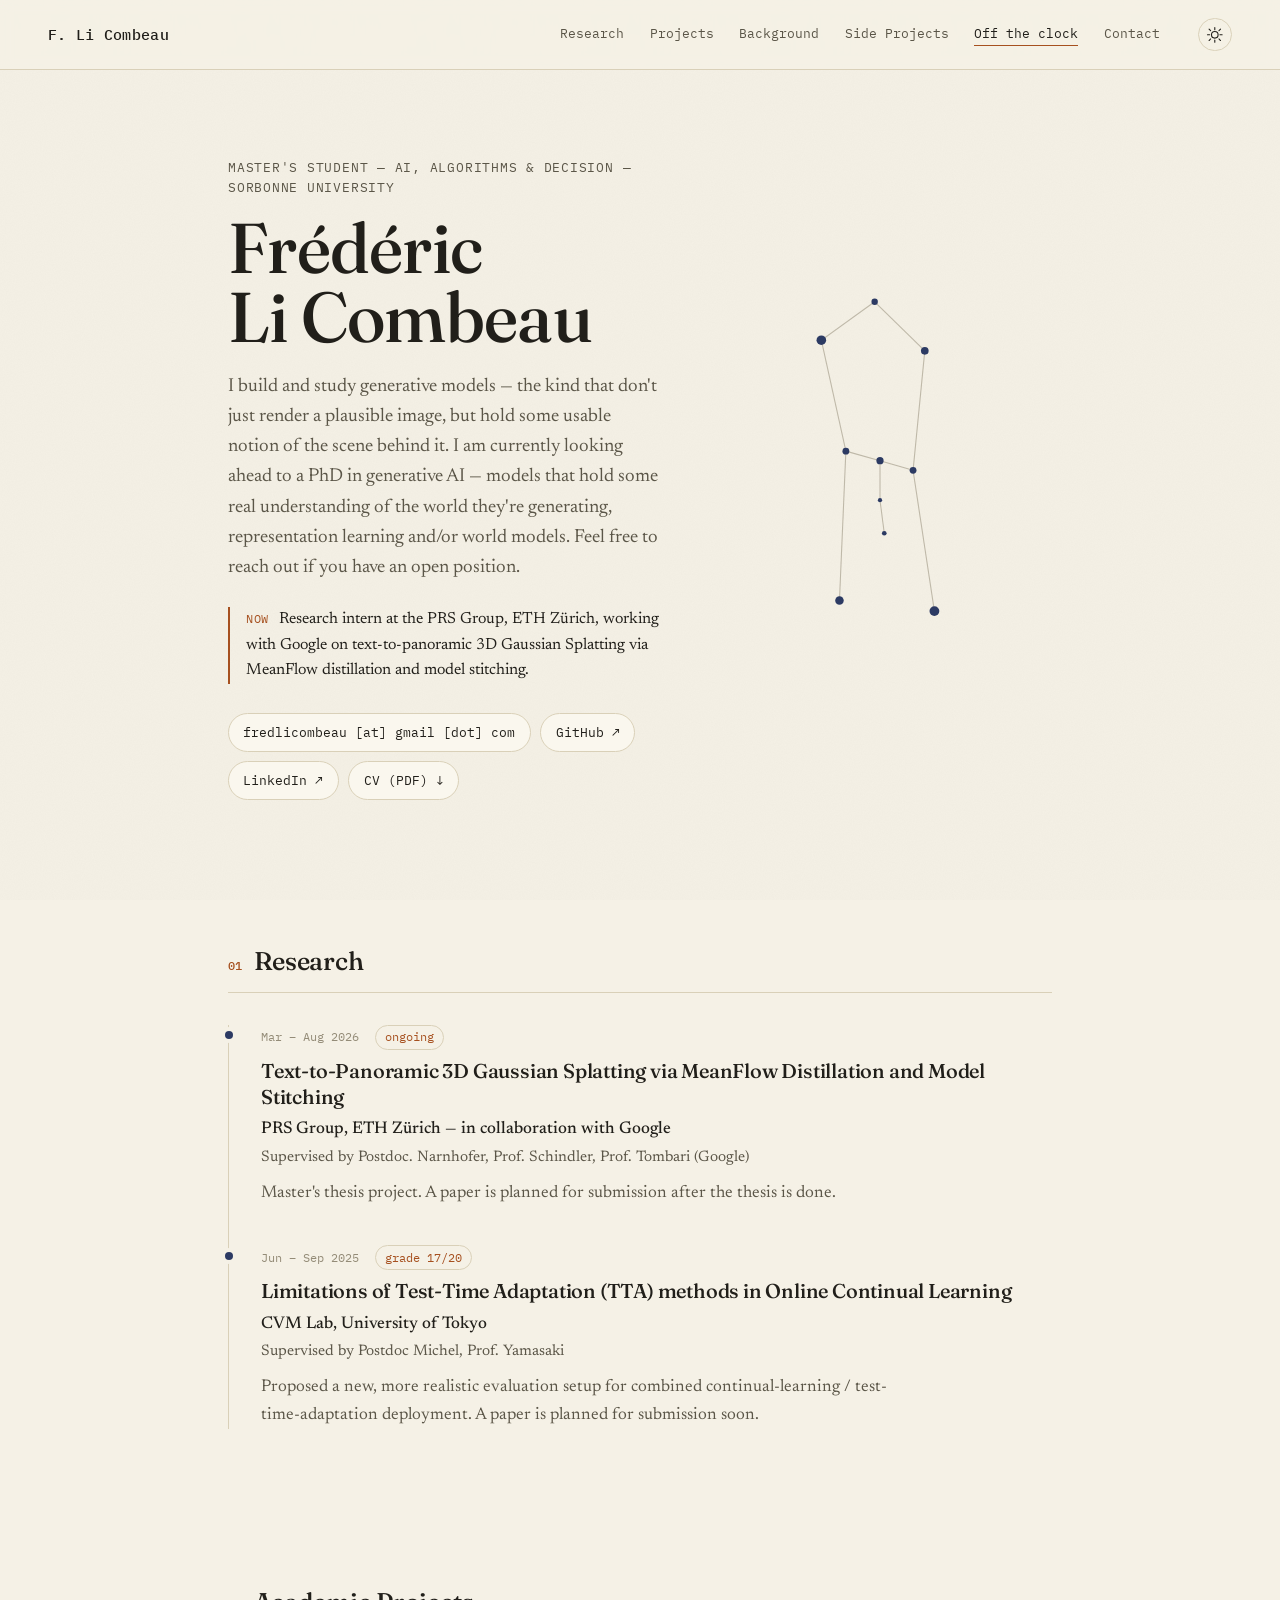
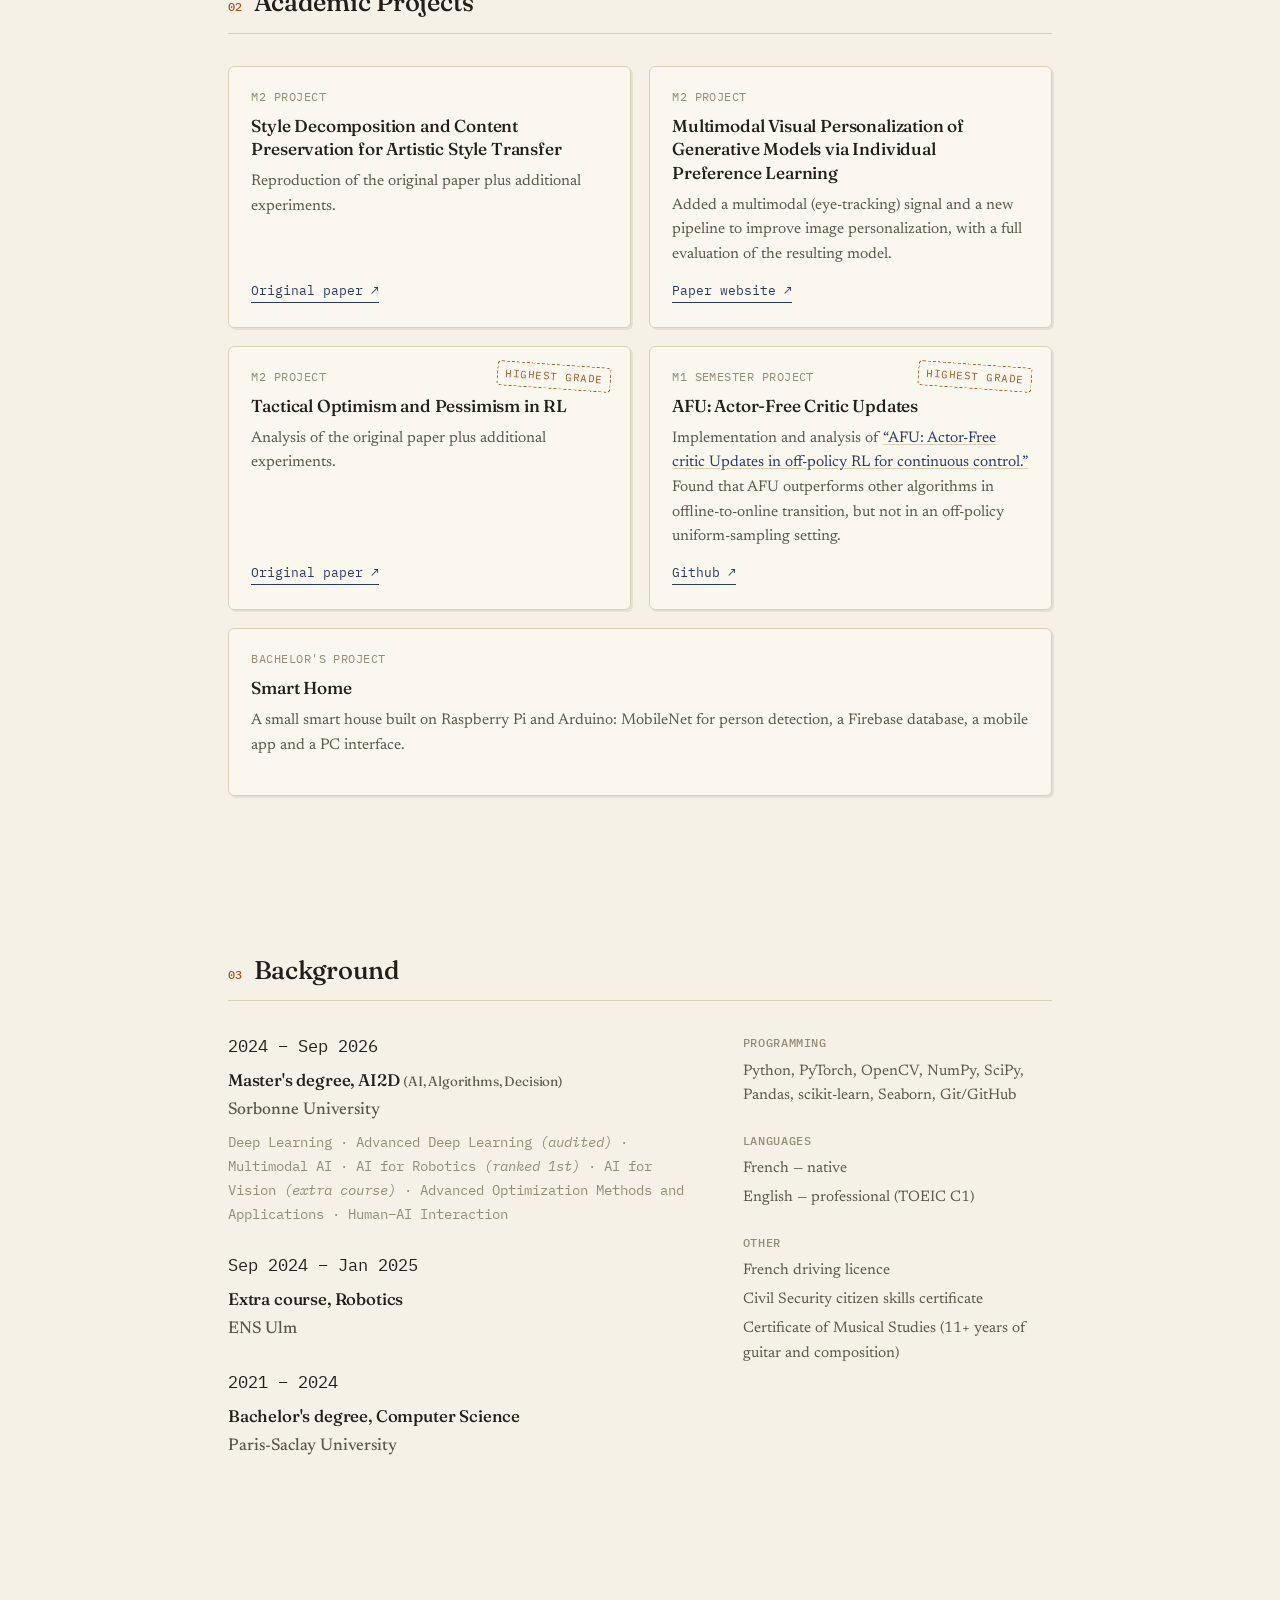
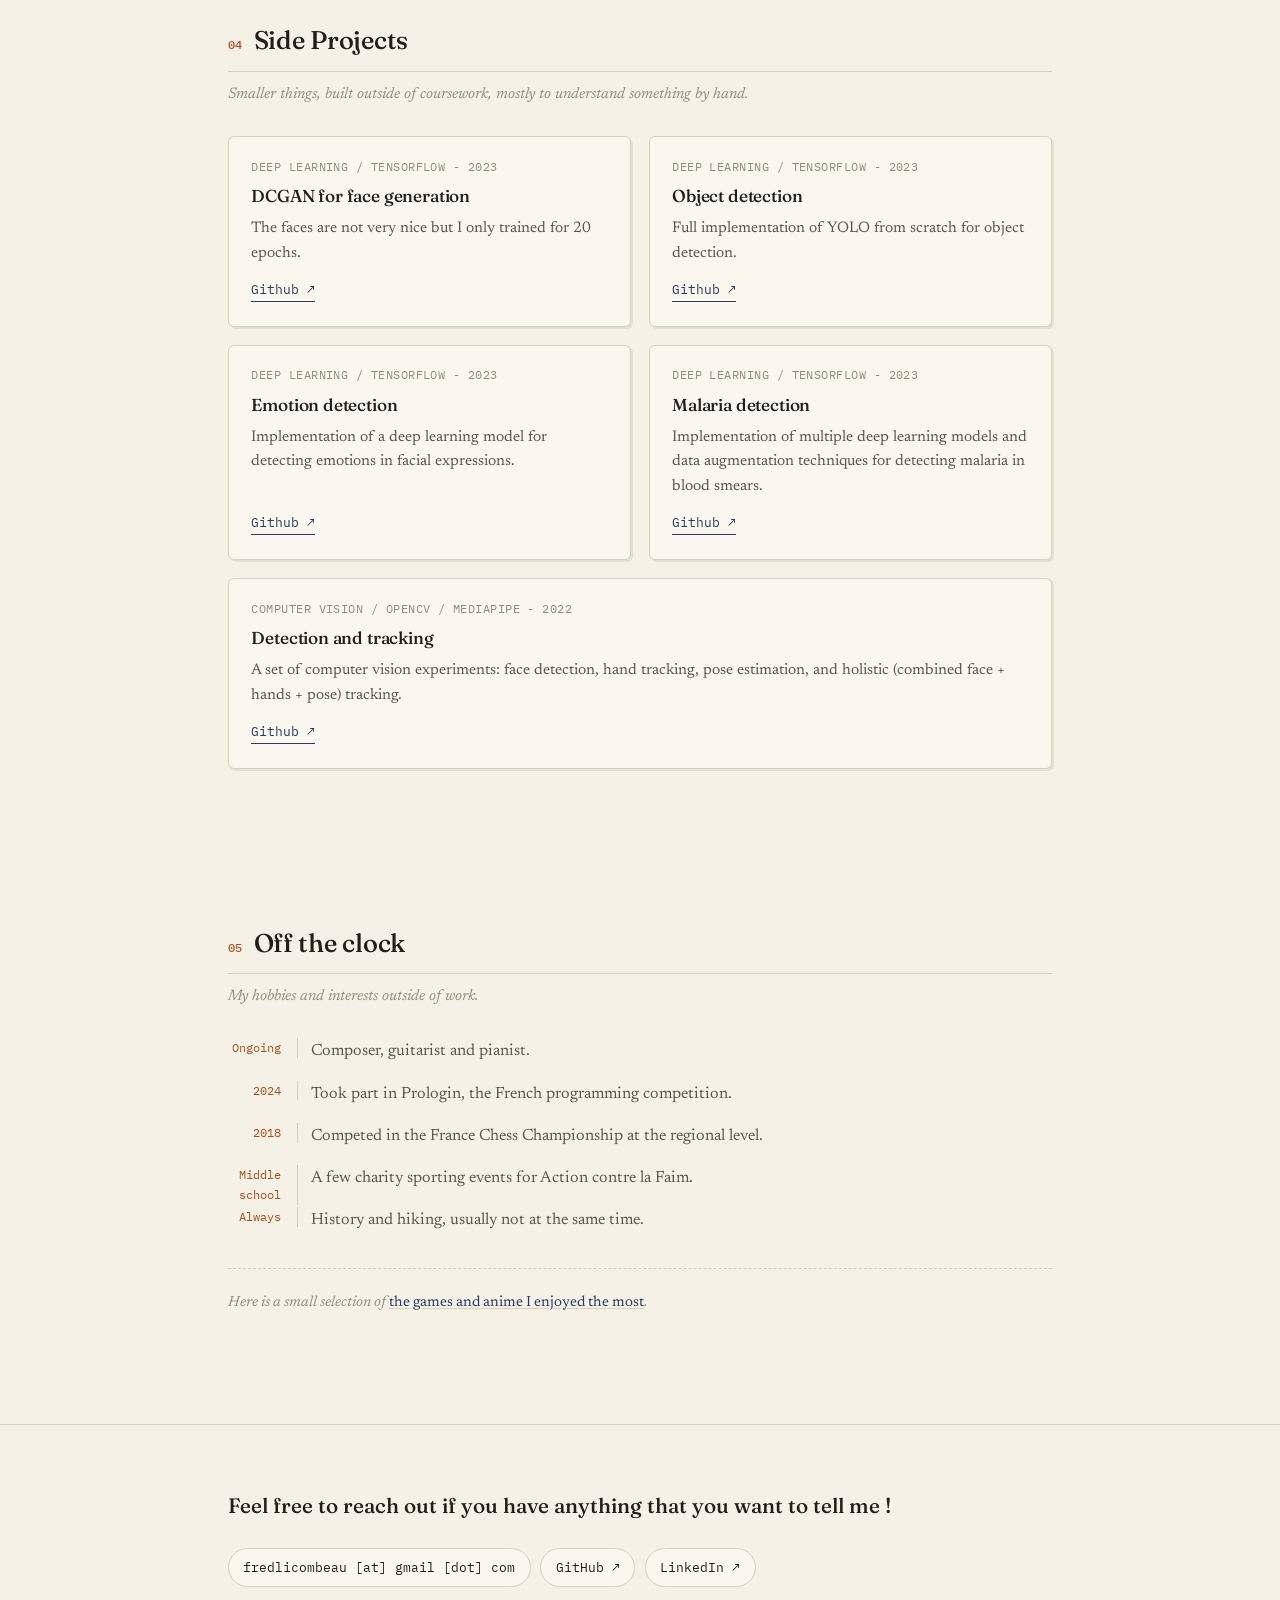
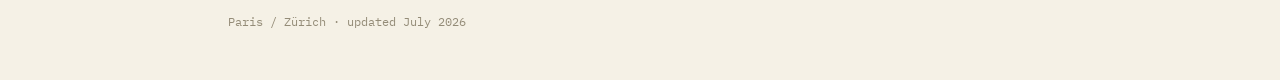
<file: index.html>
<!DOCTYPE html>
<html lang="en">
<head>
<meta charset="UTF-8">
<meta name="viewport" content="width=device-width, initial-scale=1.0">
<title>Frédéric Li Combeau — Generative AI Research</title>
<meta name="description" content="Frédéric Li Combeau — master's student in AI, Algorithms & Decision at Sorbonne University, researching generative models and 3D scene synthesis.">
<link rel="icon" href="assets/favicon.svg" type="image/svg+xml">
<link rel="preconnect" href="https://fonts.googleapis.com">
<link rel="preconnect" href="https://fonts.gstatic.com" crossorigin>
<link href="https://fonts.googleapis.com/css2?family=Fraunces:ital,opsz,wght@0,9..144,400;0,9..144,500;0,9..144,600;1,9..144,500&family=IBM+Plex+Mono:wght@400;500&family=Newsreader:ital,opsz,wght@0,6..72,400;0,6..72,500;1,6..72,400&display=swap" rel="stylesheet">
<link rel="stylesheet" href="css/style.css">
</head>
<body>

<div class="grain" aria-hidden="true"></div>

<header class="site-header">
  <a class="wordmark" href="#top">F. Li&nbsp;Combeau</a>
  <nav class="site-nav">
    <a href="#research" data-nav>Research</a>
    <a href="#projects" data-nav>Projects</a>
    <a href="#background" data-nav>Background</a>
    <a href="#personal-projects" data-nav>Side Projects</a>
    <a href="#off-the-clock" data-nav>Off the clock</a>
    <a href="#contact" data-nav>Contact</a>
  </nav>
  <button id="theme-toggle" type="button" aria-label="Switch between day and night mode">
    <svg viewBox="0 0 24 24" class="icon-day" aria-hidden="true"><circle cx="12" cy="12" r="4.5"/><path d="M12 2v3M12 19v3M4.2 4.2l2.1 2.1M17.7 17.7l2.1 2.1M2 12h3M19 12h3M4.2 19.8l2.1-2.1M17.7 6.3l2.1-2.1"/></svg>
    <svg viewBox="0 0 24 24" class="icon-night" aria-hidden="true"><path d="M20 14.5A8.5 8.5 0 1 1 9.5 4a6.8 6.8 0 0 0 10.5 10.5Z"/></svg>
  </button>
</header>

<main>

  <section class="hero" id="top">
    <div class="hero-text">
      <p class="eyebrow">Master's student — AI, Algorithms &amp; Decision — Sorbonne University</p>
      <h1>Frédéric<br>Li&nbsp;Combeau</h1>
      <p class="lede">I build and study generative models — the kind that don't just render a
        plausible image, but hold some usable notion of the scene behind it. I am currently looking ahead to a PhD in generative AI — models that hold some real
      understanding of the world they're generating, representation learning and/or world models. Feel free to reach out if you have an open position.</p>

      <p class="now">
        <span class="tag">Now</span>
        Research intern at the PRS Group, ETH Zürich,
        working with Google on text-to-panoramic 3D Gaussian Splatting via MeanFlow distillation
        and model stitching.
      </p>

      <div class="hero-links">
        <button class="pill" id="copy-email" type="button" data-email="fredlicombeau@gmail.com">
          <span class="pill-label">fredlicombeau [at] gmail [dot] com</span>
          <span class="pill-copied">Copied</span>
        </button>
        <a class="pill" href="https://github.com/Elta305/" target="_blank" rel="noopener">GitHub ↗</a>
        <a class="pill" href="https://www.linkedin.com/in/frederic-li-combeau" target="_blank" rel="noopener">LinkedIn ↗</a>
        <a class="pill" href="Frédéric_Li_Combeau_CV.pdf" target="_blank" rel="noopener">CV (PDF) ↓</a>
      </div>
    </div>

    <figure class="hero-figure" aria-hidden="false">
      <svg id="orion" viewBox="0 0 300 400" role="img" aria-label="The constellation Orion">
        <g class="lines">
          <line x1="95" y1="78" x2="145" y2="42"/>
          <line x1="145" y1="42" x2="192" y2="88"/>
          <line x1="95" y1="78" x2="118" y2="182"/>
          <line x1="192" y1="88" x2="181" y2="200"/>
          <line x1="118" y1="182" x2="150" y2="191"/>
          <line x1="150" y1="191" x2="181" y2="200"/>
          <line x1="150" y1="228" x2="154" y2="259"/>
          <line x1="150" y1="191" x2="150" y2="228"/>
          <line x1="118" y1="182" x2="112" y2="322"/>
          <line x1="181" y1="200" x2="201" y2="332"/>
        </g>
        <g class="stars">
          <circle cx="95" cy="78" r="4.5" data-name="Betelgeuse"/>
          <circle cx="145" cy="42" r="3" data-name="Meissa"/>
          <circle cx="192" cy="88" r="3.6" data-name="Bellatrix"/>
          <circle cx="118" cy="182" r="3.2" data-name="Mintaka"/>
          <circle cx="150" cy="191" r="3.4" data-name="Alnilam"/>
          <circle cx="181" cy="200" r="3.2" data-name="Alnitak"/>
          <circle cx="150" cy="228" r="2" data-name="Sword"/>
          <circle cx="154" cy="259" r="2.2" data-name="M42"/>
          <circle cx="112" cy="322" r="4" data-name="Saiph"/>
          <circle cx="201" cy="332" r="4.6" data-name="Rigel"/>
        </g>
      </svg>
      <figcaption id="star-label">&nbsp;</figcaption>
    </figure>
  </section>

  <section id="research">
    <h2><span class="num">01</span>Research</h2>

    <ol class="timeline">
      <li class="entry">
        <div class="entry-meta">
          <span class="entry-date">Mar – Aug 2026</span>
          <span class="entry-status">ongoing</span>
        </div>
        <h3>Text-to-Panoramic 3D Gaussian Splatting via MeanFlow Distillation and Model Stitching</h3>
        <p class="entry-place">PRS Group, ETH Zürich — in collaboration with Google</p>
        <p class="entry-people">Supervised by Postdoc. Narnhofer, Prof. Schindler, Prof. Tombari (Google)</p>
        <p class="entry-desc">Master's thesis project. A paper is planned for submission after the thesis is done.</p>
      </li>
      <li class="entry">
        <div class="entry-meta">
          <span class="entry-date">Jun – Sep 2025</span>
          <span class="entry-status">grade 17/20</span>
        </div>
        <h3>Limitations of Test-Time Adaptation (TTA) methods in Online Continual Learning</h3>
        <p class="entry-place">CVM Lab, University of Tokyo</p>
        <p class="entry-people">Supervised by Postdoc Michel, Prof. Yamasaki</p>
        <p class="entry-desc">Proposed a new, more realistic evaluation setup for combined continual-learning /
          test-time-adaptation deployment. A paper is planned for submission soon.</p>
      </li>
    </ol>
  </section>

  <section id="projects">
    <h2><span class="num">02</span>Academic Projects</h2>

    <ul class="project-grid">
      <li class="project">
        <span class="project-tag">M2 project</span>
        <h3>Style Decomposition and Content Preservation for Artistic Style Transfer</h3>
        <p>Reproduction of the original paper plus additional experiments.</p>
        <a href="https://openreview.net/forum?id=kTMrlXV1my" target="_blank" rel="noopener">Original paper ↗</a>
      </li>
      <li class="project">
        <span class="project-tag">M2 project</span>
        <h3>Multimodal Visual Personalization of Generative Models via Individual Preference Learning</h3>
        <p>Added a multimodal (eye-tracking) signal and a new pipeline to improve image personalization,
          with a full evaluation of the resulting model.</p>
        <a href="https://viper.epfl.ch/" target="_blank" rel="noopener">Paper website ↗</a>
      </li>
      <li class="project">
        <span class="project-tag">M2 project</span>
        <span class="stamp">highest grade</span>
        <h3>Tactical Optimism and Pessimism in RL</h3>
        <p>Analysis of the original paper plus additional experiments.</p>
        <a href="https://arxiv.org/abs/2102.03765" target="_blank" rel="noopener">Original paper ↗</a>
      </li>
      <li class="project">
        <span class="project-tag">M1 semester project</span>
        <span class="stamp">highest grade</span>
        <h3>AFU: Actor-Free Critic Updates</h3>
        <p>Implementation and analysis of <a href="https://arxiv.org/abs/2404.16159" target="_blank" rel="noopener">“AFU: Actor-Free
          critic Updates in off-policy RL for continuous control.”</a> Found that AFU outperforms other
          algorithms in offline-to-online transition, but not in an off-policy uniform-sampling setting.</p>
        <a href="https://github.com/paulchambaz/afu-study" target="_blank" rel="noopener">Github ↗</a>
      </li>
      <li class="project">
        <span class="project-tag">Bachelor's project</span>
        <h3>Smart Home</h3>
        <p>A small smart house built on Raspberry Pi and Arduino: MobileNet for person detection,
          a Firebase database, a mobile app and a PC interface.</p>
      </li>
    </ul>
  </section>

  <section id="background">
    <h2><span class="num">03</span>Background</h2>

    <div class="background-grid">
      <div class="education">
        <div class="edu-entry">
          <span class="entry-date">2024 – Sep 2026</span>
          <h3>Master's degree, AI2D <span class="subtle">(AI, Algorithms, Decision)</span></h3>
          <p class="entry-place">Sorbonne University</p>
          <p class="course-list">Deep Learning · Advanced Deep Learning <em>(audited)</em> · Multimodal AI ·
            AI for Robotics <em>(ranked 1st)</em> · AI for Vision <em>(extra course)</em> ·
            Advanced Optimization Methods and Applications · Human–AI Interaction</p>
        </div>
        <div class="edu-entry">
          <span class="entry-date">Sep 2024 – Jan 2025</span>
          <h3>Extra course, Robotics</h3>
          <p class="entry-place">ENS Ulm</p>
        </div>
        <div class="edu-entry">
          <span class="entry-date">2021 – 2024</span>
          <h3>Bachelor's degree, Computer Science</h3>
          <p class="entry-place">Paris-Saclay University</p>
        </div>
      </div>

      <div class="skills">
        <div class="skill-group">
          <h4>Programming</h4>
          <p>Python, PyTorch, OpenCV, NumPy, SciPy, Pandas, scikit-learn, Seaborn, Git/GitHub</p>
        </div>
        <div class="skill-group">
          <h4>Languages</h4>
          <ul class="skill-list">
            <li>French — native</li>
            <li>English — professional (TOEIC C1)</li>
          </ul>
        </div>
        <div class="skill-group">
          <h4>Other</h4>
          <ul class="skill-list">
            <li>French driving licence</li>
            <li>Civil Security citizen skills certificate</li>
            <li>Certificate of Musical Studies (11+ years of guitar and composition)</li>
          </ul>
        </div>
      </div>
    </div>
  </section>

  <section id="personal-projects">
    <h2><span class="num">04</span>Side Projects</h2>
    <p class="section-note">Smaller things, built outside of coursework, mostly to understand something by hand.</p>

    <ul class="project-grid">
      <li class="project">
        <span class="project-tag">Deep Learning / TensorFlow - 2023</span>
        <h3>DCGAN for face generation</h3>
        <p>The faces are not very nice but I only trained for 20 epochs.</p>
        <a href="https://github.com/Elta305/Data-Science-IA/tree/main/DCGAN%20%2B%20Images%20g%C3%A9n%C3%A9r%C3%A9es%2020%20EPOCHS" target="_blank" rel="noopener">Github ↗</a>
      </li>
      <li class="project">
        <span class="project-tag">Deep Learning / TensorFlow - 2023</span>
        <h3>Object detection</h3>
        <p>Full implementation of YOLO from scratch for object detection.</p>
        <a href="https://github.com/Elta305/Data-Science-IA" target="_blank" rel="noopener">Github ↗</a>
      </li>
      <li class="project">
        <span class="project-tag">Deep Learning / TensorFlow - 2023</span>
        <h3>Emotion detection</h3>
        <p>Implementation of a deep learning model for detecting emotions in facial expressions.</p>
        <a href="https://github.com/Elta305/Data-Science-IA" target="_blank" rel="noopener">Github ↗</a>
      </li>
      <li class="project">
        <span class="project-tag">Deep Learning / TensorFlow - 2023</span>
        <h3>Malaria detection</h3>
        <p>Implementation of multiple deep learning models and data augmentation techniques for detecting malaria in blood smears.</p>
        <a href="https://github.com/Elta305/Data-Science-IA" target="_blank" rel="noopener">Github ↗</a>
      </li>
      <li class="project">
        <span class="project-tag">Computer Vision / OpenCV / MediaPipe - 2022</span>
        <h3>Detection and tracking</h3>
        <p>A set of computer vision experiments: face detection, hand tracking,
          pose estimation, and holistic (combined face + hands + pose) tracking.</p>
        <a href="https://github.com/Elta305/Computer-Vision" target="_blank" rel="noopener">Github ↗</a>
      </li>
    </ul>
  </section>

  <section id="off-the-clock">
    <h2><span class="num">05</span>Off the clock</h2>
    <p class="section-note">My hobbies and interests outside of work.</p>

    <ul class="marginalia">
      <li><span class="m-year">Ongoing</span> Composer, guitarist and pianist.</li>
      <li><span class="m-year">2024</span> Took part in Prologin, the French programming competition.</li>
      <li><span class="m-year">2018</span> Competed in the France Chess Championship at the regional level.</li>
      <li><span class="m-year">Middle school</span> A few charity sporting events for Action contre la Faim.</li>
      <li><span class="m-year">Always</span> History and hiking, usually not at the same time.</li>
    </ul>

    <p class="aside">Here is a small selection of <a href="playing.html">the games and anime I enjoyed the most</a>.</p>
  </section>

</main>

<footer id="contact">
  <div class="footer-inner">
    <p class="footer-lede">Feel free to reach out if you have anything that you want to tell me !</p>
    <div class="hero-links">
      <button class="pill" id="copy-email-2" type="button" data-email="fredlicombeau@gmail.com">
        <span class="pill-label">fredlicombeau [at] gmail [dot] com</span>
        <span class="pill-copied">Copied</span>
      </button>
      <a class="pill" href="https://github.com/Elta305/" target="_blank" rel="noopener">GitHub ↗</a>
      <a class="pill" href="https://www.linkedin.com/in/frederic-li-combeau" target="_blank" rel="noopener">LinkedIn ↗</a>
    </div>
    <p class="footer-meta">Paris / Zürich · updated July 2026</p>
  </div>
</footer>

<script src="js/main.js"></script>
</body>
</html>
</file>
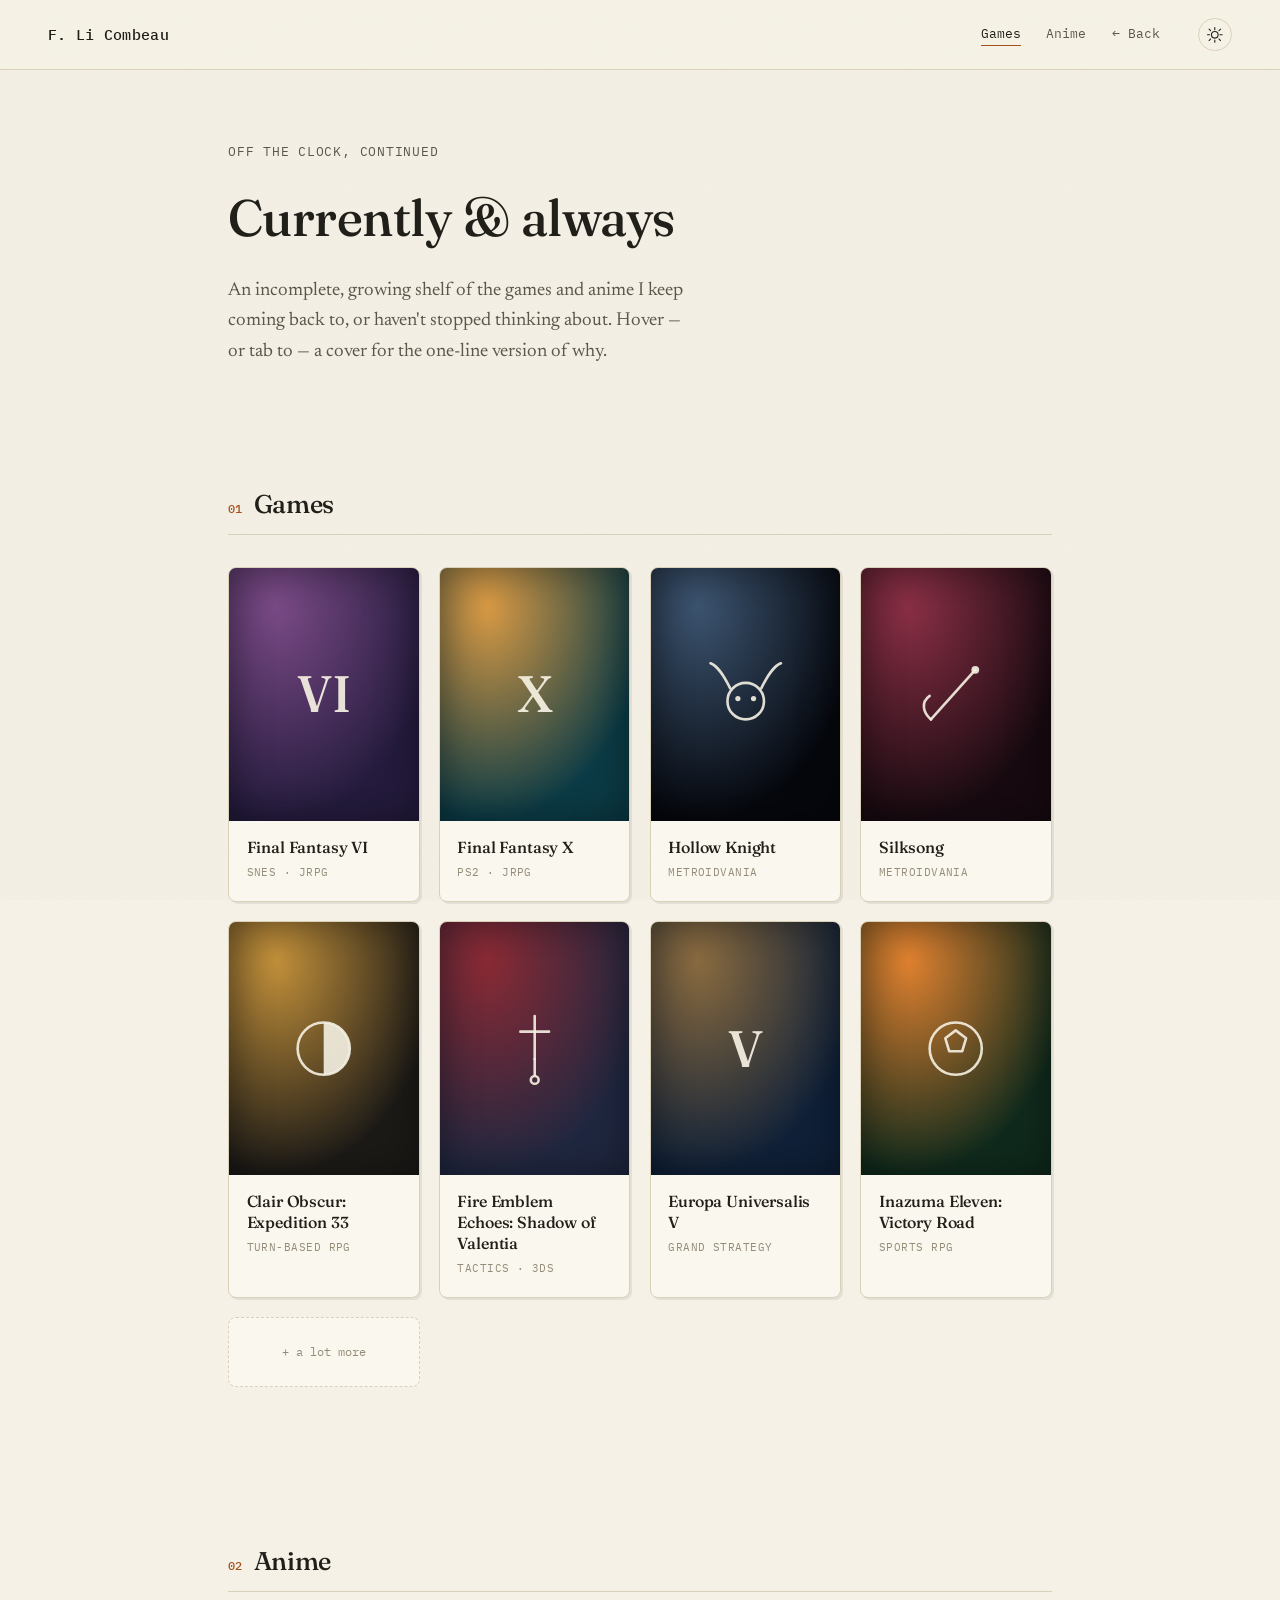
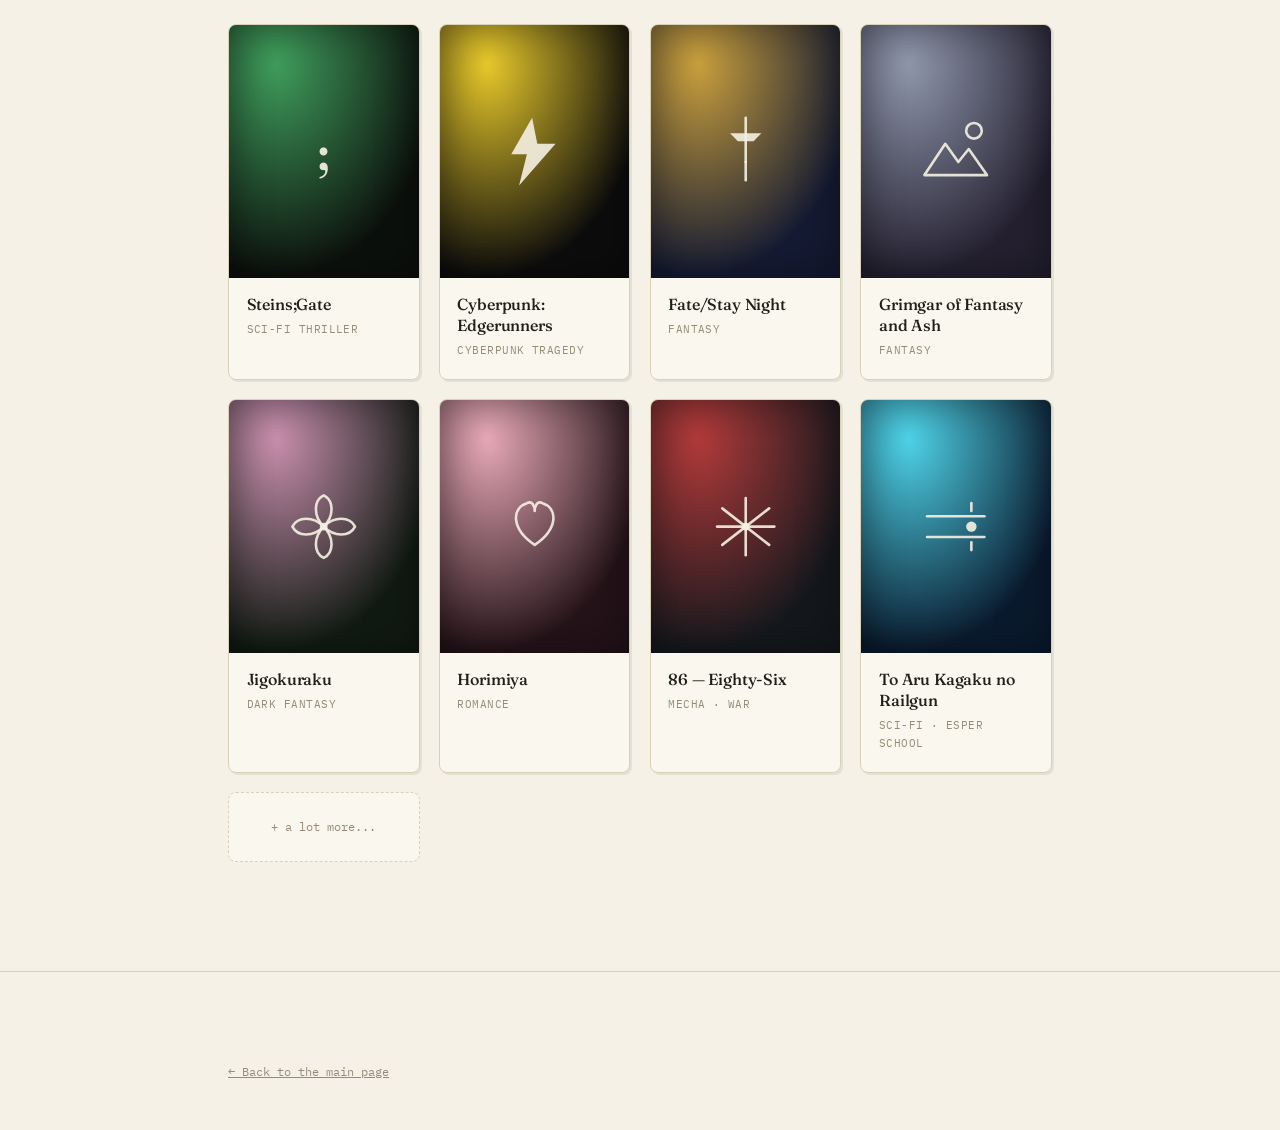
<file: playing.html>
<!DOCTYPE html>
<html lang="en">
<head>
<meta charset="UTF-8">
<meta name="viewport" content="width=device-width, initial-scale=1.0">
<title>Frédéric Li Combeau — Off the clock, continued</title>
<meta name="description" content="Games and anime Frédéric Li Combeau keeps coming back to.">
<link rel="icon" href="assets/favicon.svg" type="image/svg+xml">
<link rel="preconnect" href="https://fonts.googleapis.com">
<link rel="preconnect" href="https://fonts.gstatic.com" crossorigin>
<link href="https://fonts.googleapis.com/css2?family=Fraunces:ital,opsz,wght@0,9..144,400;0,9..144,500;0,9..144,600;1,9..144,500&family=IBM+Plex+Mono:wght@400;500&family=Newsreader:ital,opsz,wght@0,6..72,400;0,6..72,500;1,6..72,400&display=swap" rel="stylesheet">
<link rel="stylesheet" href="css/style.css">
<link rel="stylesheet" href="css/playing.css">
</head>
<body>

<div class="grain" aria-hidden="true"></div>

<header class="site-header">
  <a class="wordmark" href="index.html">F. Li&nbsp;Combeau</a>
  <nav class="site-nav">
    <a href="#games" data-nav>Games</a>
    <a href="#anime" data-nav>Anime</a>
    <a href="index.html">← Back</a>
  </nav>
  <button id="theme-toggle" type="button" aria-label="Switch between day and night mode">
    <svg viewBox="0 0 24 24" class="icon-day" aria-hidden="true"><circle cx="12" cy="12" r="4.5"/><path d="M12 2v3M12 19v3M4.2 4.2l2.1 2.1M17.7 17.7l2.1 2.1M2 12h3M19 12h3M4.2 19.8l2.1-2.1M17.7 6.3l2.1-2.1"/></svg>
    <svg viewBox="0 0 24 24" class="icon-night" aria-hidden="true"><path d="M20 14.5A8.5 8.5 0 1 1 9.5 4a6.8 6.8 0 0 0 10.5 10.5Z"/></svg>
  </button>
</header>

<main>

  <section class="playing-hero">
    <p class="eyebrow">Off the clock, continued</p>
    <h1>Currently &amp; always</h1>
    <p class="lede">An incomplete, growing shelf of the games and anime I keep coming back to,
      or haven't stopped thinking about. Hover — or tab to — a cover for the one-line version of why.</p>
  </section>

  <section id="games">
    <h2><span class="num">01</span>Games</h2>

    <ul class="media-grid">
      <li class="media-card" style="--c1:#241b3d; --c2:#7a4a86;" tabindex="0">
        <div class="media-cover"><span class="media-glyph">VI</span></div>
        <div class="media-info">
          <h3>Final Fantasy VI</h3>
          <p class="media-tag">SNES · JRPG</p>
          <p class="media-note">Terra's theme, the Opera scene and that one scene in the world of ruin are amongst the greatest scenes ever made in video games.</p>
        </div>
      </li>

      <li class="media-card" style="--c1:#0b3b46; --c2:#d99a44;" tabindex="0">
        <div class="media-cover"><span class="media-glyph">X</span></div>
        <div class="media-info">
          <h3>Final Fantasy X</h3>
          <p class="media-tag">PS2 · JRPG</p>
          <p class="media-note">A beautiful relationship between Tidus and Yuna, and a story that isn't afraid to sit with grief.</p>
        </div>
      </li>

      <li class="media-card" style="--c1:#05070d; --c2:#3c5470;" tabindex="0">
        <div class="media-cover">
          <svg class="media-icon" viewBox="0 0 64 64" aria-hidden="true">
            <circle cx="32" cy="37" r="14"/>
            <path d="M20 27 C 14 15, 10 10, 5 8"/>
            <path d="M44 27 C 50 15, 54 10, 59 8"/>
            <circle cx="26" cy="35" r="2" fill="currentColor" stroke="none"/>
            <circle cx="38" cy="35" r="2" fill="currentColor" stroke="none"/>
          </svg>
        </div>
        <div class="media-info">
          <h3>Hollow Knight</h3>
          <p class="media-tag">Metroidvania</p>
          <p class="media-note">"Through its pain we found a truth that must now be confessed, For nothing can contain such things but perfect emptiness."</p>
        </div>
      </li>

      <li class="media-card" style="--c1:#170a10; --c2:#8a2f45;" tabindex="0">
        <div class="media-cover">
          <svg class="media-icon" viewBox="0 0 64 64" aria-hidden="true">
            <line x1="13" y1="51" x2="47" y2="13"/>
            <circle cx="47" cy="13" r="3" fill="currentColor" stroke="none"/>
            <path d="M13 51 C 7 46, 5 38, 12 33"/>
          </svg>
        </div>
        <div class="media-info">
          <h3>Silksong</h3>
          <p class="media-tag">Metroidvania</p>
          <p class="media-note">Going deeper into the nest.</p>
        </div>
      </li>

      <li class="media-card" style="--c1:#1c1a17; --c2:#c2903a;" tabindex="0">
        <div class="media-cover">
          <svg class="media-icon" viewBox="0 0 64 64" aria-hidden="true">
            <circle cx="32" cy="32" r="20"/>
            <path d="M32 12 A20 20 0 0 1 32 52 Z" fill="currentColor" stroke="none"/>
          </svg>
        </div>
        <div class="media-info">
          <h3>Clair Obscur: Expedition 33</h3>
          <p class="media-tag">Turn-based RPG</p>
          <p class="media-note">Absolute cinema.</p>
        </div>
      </li>

      <li class="media-card" style="--c1:#1f2740; --c2:#8a2a34;" tabindex="0">
        <div class="media-cover">
          <svg class="media-icon" viewBox="0 0 64 64" aria-hidden="true">
            <line x1="32" y1="7" x2="32" y2="40"/>
            <line x1="21" y1="19" x2="43" y2="19"/>
            <line x1="32" y1="40" x2="32" y2="52"/>
            <circle cx="32" cy="56" r="3"/>
          </svg>
        </div>
        <div class="media-info">
          <h3>Fire Emblem Echoes: Shadow of Valentia</h3>
          <p class="media-tag">Tactics · 3DS</p>
          <p class="media-note">The best character designs in the series. Alm and Celica's
            relationship is beautiful.</p>
        </div>
      </li>

      <li class="media-card" style="--c1:#0f2038; --c2:#8a6b3f;" tabindex="0">
        <div class="media-cover"><span class="media-glyph">V</span></div>
        <div class="media-info">
          <h3>Europa Universalis V</h3>
          <p class="media-tag">Grand strategy</p>
          <p class="media-note">Pain is salvation.</p>
        </div>
      </li>

      <li class="media-card" style="--c1:#0f2a1c; --c2:#e0812f;" tabindex="0">
        <div class="media-cover">
          <svg class="media-icon" viewBox="0 0 64 64" aria-hidden="true">
            <circle cx="32" cy="32" r="20"/>
            <path d="M32 18 L40 24 L37 34 L27 34 L24 24 Z"/>
          </svg>
        </div>
        <div class="media-info">
          <h3>Inazuma Eleven: Victory Road</h3>
          <p class="media-tag">Sports RPG</p>
          <p class="media-note">Let's beat the soccer monster.</p>
        </div>
      </li>

      <li class="media-card media-card--more" tabindex="-1" aria-hidden="true">
        <div class="media-more">+ a lot more</div>
      </li>
    </ul>
  </section>

  <section id="anime">
    <h2><span class="num">02</span>Anime</h2>

    <ul class="media-grid">
      <li class="media-card" style="--c1:#0c100c; --c2:#3f9d5c;" tabindex="0">
        <div class="media-cover"><span class="media-glyph">;</span></div>
        <div class="media-info">
          <h3>Steins;Gate</h3>
          <p class="media-tag">Sci-fi thriller</p>
          <p class="media-note">Green melted bananas.</p>
        </div>
      </li>

      <li class="media-card" style="--c1:#0c0c0c; --c2:#e8c92b;" tabindex="0">
        <div class="media-cover">
          <svg class="media-icon" viewBox="0 0 64 64" aria-hidden="true">
            <path d="M30 6 L14 34 L26 34 L20 58 L48 26 L34 26 Z" fill="currentColor" stroke="none"/>
          </svg>
        </div>
        <div class="media-info">
          <h3>Cyberpunk: Edgerunners</h3>
          <p class="media-tag">Cyberpunk tragedy</p>
          <p class="media-note">Going through pain and suffering with this one, but one day we'll see them on the Moon.</p>
        </div>
      </li>

      <li class="media-card" style="--c1:#141a33; --c2:#caa03d;" tabindex="0">
        <div class="media-cover">
          <svg class="media-icon" viewBox="0 0 64 64" aria-hidden="true">
            <line x1="32" y1="6" x2="32" y2="40"/>
            <path d="M20 18 L44 18 L38 24 L26 24 Z" fill="currentColor" stroke="none"/>
            <line x1="32" y1="40" x2="32" y2="54"/>
          </svg>
        </div>
        <div class="media-info">
          <h3>Fate/Stay Night</h3>
          <p class="media-tag">Fantasy</p>
          <p class="media-note">Excalibur !!!</p>
        </div>
      </li>

      <li class="media-card" style="--c1:#242030; --c2:#8f97ac;" tabindex="0">
        <div class="media-cover">
          <svg class="media-icon" viewBox="0 0 64 64" aria-hidden="true">
            <circle cx="46" cy="16" r="6"/>
            <path d="M8 50 L24 26 L34 40 L42 30 L56 50 Z"/>
          </svg>
        </div>
        <div class="media-info">
          <h3>Grimgar of Fantasy and Ash</h3>
          <p class="media-tag">Fantasy</p>
          <p class="media-note">Beautiful animation and world-building, as well as amazing character development.</p>
        </div>
      </li>

      <li class="media-card" style="--c1:#101a12; --c2:#c98fae;" tabindex="0">
        <div class="media-cover">
          <svg class="media-icon" viewBox="0 0 64 64" aria-hidden="true">
            <circle cx="32" cy="32" r="3" fill="currentColor" stroke="none"/>
            <path d="M32 32 C 24 24, 24 12, 32 8 C 40 12, 40 24, 32 32 Z"/>
            <path d="M32 32 C 40 24, 52 24, 56 32 C 52 40, 40 40, 32 32 Z"/>
            <path d="M32 32 C 40 40, 40 52, 32 56 C 24 52, 24 40, 32 32 Z"/>
            <path d="M32 32 C 24 40, 12 40, 8 32 C 12 24, 24 24, 32 32 Z"/>
          </svg>
        </div>
        <div class="media-info">
          <h3>Jigokuraku</h3>
          <p class="media-tag">Dark fantasy</p>
          <p class="media-note">Gabimaru is on fire.</p>
        </div>
      </li>

      <li class="media-card" style="--c1:#241318; --c2:#e8a9b8;" tabindex="0">
        <div class="media-cover">
          <svg class="media-icon" viewBox="0 0 64 64" aria-hidden="true">
            <path d="M32 46 C 14 34, 14 18, 26 14 C 30 12, 32 16, 32 20 C 32 16, 34 12, 38 14 C 50 18, 50 34, 32 46 Z"/>
          </svg>
        </div>
        <div class="media-info">
          <h3>Horimiya</h3>
          <p class="media-tag">Romance</p>
          <p class="media-note">Feels nice.</p>
        </div>
      </li>

      <li class="media-card" style="--c1:#14181d; --c2:#b23a3a;" tabindex="0">
        <div class="media-cover">
          <svg class="media-icon" viewBox="0 0 64 64" aria-hidden="true">
            <circle cx="32" cy="32" r="3" fill="currentColor" stroke="none"/>
            <line x1="32" y1="32" x2="32" y2="10"/>
            <line x1="32" y1="32" x2="50" y2="18"/>
            <line x1="32" y1="32" x2="54" y2="32"/>
            <line x1="32" y1="32" x2="50" y2="46"/>
            <line x1="32" y1="32" x2="32" y2="54"/>
            <line x1="32" y1="32" x2="14" y2="46"/>
            <line x1="32" y1="32" x2="10" y2="32"/>
            <line x1="32" y1="32" x2="14" y2="18"/>
          </svg>
        </div>
        <div class="media-info">
          <h3>86 — Eighty-Six</h3>
          <p class="media-tag">Mecha · war</p>
          <p class="media-note">For Freedom.</p>
        </div>
      </li>

      <li class="media-card" style="--c1:#0a1a2e; --c2:#4fd3e8;" tabindex="0">
        <div class="media-cover">
          <svg class="media-icon" viewBox="0 0 64 64" aria-hidden="true">
            <line x1="10" y1="24" x2="54" y2="24"/>
            <line x1="10" y1="40" x2="54" y2="40"/>
            <line x1="44" y1="14" x2="44" y2="20"/>
            <line x1="44" y1="44" x2="44" y2="50"/>
            <circle cx="44" cy="32" r="4" fill="currentColor" stroke="none"/>
          </svg>
        </div>
        <div class="media-info">
          <h3>To Aru Kagaku no Railgun</h3>
          <p class="media-tag">Sci-fi · esper school</p>
          <p class="media-note">Never flip a coin at Misaka.</p>
        </div>
      </li>

      <li class="media-card media-card--more" tabindex="-1" aria-hidden="true">
        <div class="media-more">+ a lot more...</div>
      </li>
    </ul>
  </section>

</main>

<footer id="contact">
  <div class="footer-inner">
    <p class="footer-meta"><a href="index.html">← Back to the main page</a></p>
  </div>
</footer>

<script src="js/main.js"></script>
</body>
</html>
</file>
<file: css/style.css>
/* ---------------------------------------------------------------
   Frédéric Li Combeau — researcher site
   Two-ink print aesthetic (day) that turns into a starfield (night).
   --------------------------------------------------------------- */

:root{
  --bg: #f5f1e6;
  --bg-alt: #ece5d3;
  --ink: #211f1a;
  --ink-soft: #5b5648;
  --ink-faint: #948c78;
  --rule: #d9d0b8;
  --accent: #2c3a63;
  --accent-warm: #a6501f;
  --card-bg: #faf7ee;
  --shadow: rgba(33,31,26,0.08);

  --serif-display: "Fraunces", "Iowan Old Style", "Palatino Linotype", Georgia, serif;
  --serif-body: "Newsreader", Georgia, "Times New Roman", serif;
  --mono: "IBM Plex Mono", ui-monospace, "SFMono-Regular", Menlo, Consolas, monospace;

  --max: 920px;
  --gap: clamp(1.25rem, 3vw, 2.5rem);

  color-scheme: light;
}

html[data-theme="night"]{
  --bg: #0c1020;
  --bg-alt: #12172b;
  --ink: #e9e4d6;
  --ink-soft: #b3ad9c;
  --ink-faint: #6b6c85;
  --rule: #262c48;
  --accent: #8fa6ff;
  --accent-warm: #e8a978;
  --card-bg: #10142688;
  --shadow: rgba(0,0,0,0.35);
  color-scheme: dark;
}

*, *::before, *::after{ box-sizing: border-box; }

html{ scroll-behavior: smooth; }

body{
  margin: 0;
  background: var(--bg);
  color: var(--ink);
  font-family: var(--serif-body);
  font-size: 17px;
  line-height: 1.6;
  transition: background-color .5s ease, color .5s ease;
  overflow-x: hidden;
}

@media (prefers-reduced-motion: reduce){
  html{ scroll-behavior: auto; }
  *{ transition: none !important; animation: none !important; }
}

/* paper grain overlay */
.grain{
  position: fixed;
  inset: 0;
  z-index: 1;
  pointer-events: none;
  opacity: .5;
  mix-blend-mode: multiply;
  background-image: url("data:image/svg+xml;utf8,<svg xmlns='http://www.w3.org/2000/svg' width='180' height='180'><filter id='n'><feTurbulence type='fractalNoise' baseFrequency='0.9' numOctaves='2' stitchTiles='stitch'/><feColorMatrix type='matrix' values='0 0 0 0 0  0 0 0 0 0  0 0 0 0 0  0 0 0 0.035 0'/></filter><rect width='100%25' height='100%25' filter='url(%23n)'/></svg>");
}
html[data-theme="night"] .grain{ mix-blend-mode: screen; opacity: .35; }

a{ color: inherit; }

h1, h2, h3, h4{
  font-family: var(--serif-display);
  font-weight: 500;
  margin: 0;
  letter-spacing: -0.01em;
}

.subtle{ font-weight: 400; color: var(--ink-soft); font-size: .8em; }

/* ---------- header ---------- */
.site-header{
  position: sticky;
  top: 0;
  z-index: 20;
  display: flex;
  align-items: center;
  gap: var(--gap);
  padding: 1.1rem clamp(1.25rem, 5vw, 3rem);
  background: color-mix(in srgb, var(--bg) 86%, transparent);
  backdrop-filter: blur(6px);
  border-bottom: 1px solid var(--rule);
}

.wordmark{
  font-family: var(--mono);
  font-weight: 500;
  font-size: .95rem;
  text-decoration: none;
  letter-spacing: .02em;
  white-space: nowrap;
}

.site-nav{
  display: flex;
  gap: clamp(.85rem, 2vw, 1.6rem);
  margin-left: auto;
  font-family: var(--mono);
  font-size: .82rem;
  flex-wrap: wrap;
}

.site-nav a{
  text-decoration: none;
  color: var(--ink-soft);
  position: relative;
  padding-bottom: 2px;
}
.site-nav a::after{
  content: "";
  position: absolute;
  left: 0; right: 100%;
  bottom: 0;
  height: 1px;
  background: var(--accent-warm);
  transition: right .25s ease;
}
.site-nav a:hover::after,
.site-nav a.active::after{ right: 0; }
.site-nav a.active{ color: var(--ink); }

#theme-toggle{
  border: 1px solid var(--rule);
  background: transparent;
  color: var(--ink);
  border-radius: 999px;
  width: 2.1rem;
  height: 2.1rem;
  display: grid;
  place-items: center;
  cursor: pointer;
  flex: none;
}
#theme-toggle svg{ width: 1.1rem; height: 1.1rem; fill: none; stroke: currentColor; stroke-width: 1.5; stroke-linecap: round; }
#theme-toggle .icon-night{ display: none; }
html[data-theme="night"] #theme-toggle .icon-day{ display: none; }
html[data-theme="night"] #theme-toggle .icon-night{ display: block; fill: currentColor; stroke: none; }

/* ---------- layout helpers ---------- */
main, footer{
  position: relative;
  z-index: 2;
}

section{
  max-width: var(--max);
  margin: 0 auto;
  padding: clamp(2.5rem, 6vw, 5rem) clamp(1.25rem, 5vw, 3rem);
}

section > h2{
  font-size: clamp(1.4rem, 2vw, 1.7rem);
  display: flex;
  align-items: baseline;
  gap: .75rem;
  margin-bottom: 2rem;
  padding-bottom: .6rem;
  border-bottom: 1px solid var(--rule);
}

.num{
  font-family: var(--mono);
  font-size: .75rem;
  color: var(--accent-warm);
  font-weight: 500;
}

.section-note{
  margin-top: -1.3rem;
  margin-bottom: 1.8rem;
  color: var(--ink-faint);
  font-style: italic;
  font-size: .95rem;
}

/* ---------- hero ---------- */
.hero{
  max-width: var(--max);
  margin: 0 auto;
  padding: clamp(2.5rem, 8vw, 5.5rem) clamp(1.25rem, 5vw, 3rem) clamp(2rem, 6vw, 4rem);
  display: grid;
  grid-template-columns: 1.25fr 1fr;
  gap: clamp(2rem, 5vw, 3rem);
  align-items: center;
}

.eyebrow{
  font-family: var(--mono);
  font-size: .8rem;
  text-transform: uppercase;
  letter-spacing: .06em;
  color: var(--ink-soft);
  margin: 0 0 .9rem;
}

.hero h1{
  font-size: clamp(2.6rem, 7vw, 4.4rem);
  line-height: .98;
  margin-bottom: 1.3rem;
}

.lede{
  font-size: 1.18rem;
  max-width: 46ch;
  color: var(--ink-soft);
  margin: 0 0 1.5rem;
}

.now{
  font-family: var(--serif-body);
  font-size: 1rem;
  max-width: 52ch;
  margin: 0 0 1.8rem;
  padding-left: 1rem;
  border-left: 2px solid var(--accent-warm);
  color: var(--ink);
}

.tag{
  font-family: var(--mono);
  font-size: .72rem;
  text-transform: uppercase;
  letter-spacing: .06em;
  color: var(--accent-warm);
  margin-right: .5em;
}

.hero-links{
  display: flex;
  flex-wrap: wrap;
  gap: .6rem;
}

.pill{
  font-family: var(--mono);
  font-size: .82rem;
  border: 1px solid var(--rule);
  background: var(--card-bg);
  color: var(--ink);
  padding: .5rem .9rem;
  border-radius: 999px;
  text-decoration: none;
  cursor: pointer;
  transition: border-color .2s ease, transform .2s ease;
  position: relative;
}
.pill:hover{ border-color: var(--accent-warm); transform: translateY(-1px); }

#copy-email, #copy-email-2{ overflow: hidden; }
.pill-copied{
  position: absolute; inset: 0;
  display: grid; place-items: center;
  background: var(--accent-warm);
  color: var(--bg);
  transform: translateY(100%);
  transition: transform .25s ease;
}
.pill.is-copied .pill-copied{ transform: translateY(0); }

/* hero constellation figure */
.hero-figure{
  margin: 0;
  display: flex;
  flex-direction: column;
  align-items: center;
  padding-top: .5rem;
}
#orion{ width: 100%; max-width: clamp(240px, 25vw, 380px); height: auto; }
#orion .lines{ stroke: var(--ink-faint); stroke-width: 1; opacity: .55; }
#orion .stars circle{
  fill: var(--accent);
  cursor: default;
  transition: fill .3s ease, r .2s ease;
}
#orion .stars circle:hover{ fill: var(--accent-warm); }
html[data-theme="night"] #orion .stars circle{
  fill: #f4efe0;
  filter: drop-shadow(0 0 3px rgba(244,239,224,.8));
}
html[data-theme="night"] #orion .lines{ stroke: #3a4166; opacity: .7; }

#star-label{
  font-family: var(--mono);
  font-size: .72rem;
  color: var(--ink-faint);
  height: 1.2rem;
  margin-top: .4rem;
}

/* ---------- research timeline ---------- */
.timeline{
  list-style: none;
  margin: 0; padding: 0;
  position: relative;
  border-left: 1px solid var(--rule);
}

.entry{
  position: relative;
  padding: 0 0 2.4rem 2rem;
}
.entry:last-child{ padding-bottom: 0; }
.entry::before{
  content: "";
  position: absolute;
  left: -4.5px; top: .4rem;
  width: 8px; height: 8px;
  border-radius: 50%;
  background: var(--accent);
  box-shadow: 0 0 0 4px var(--bg);
}

.entry-meta{
  display: flex;
  gap: 1rem;
  align-items: baseline;
  font-family: var(--mono);
  font-size: .78rem;
  color: var(--ink-faint);
  margin-bottom: .5rem;
  flex-wrap: wrap;
}
.entry-date{ font-family: var(--mono); }
.entry-status{
  color: var(--accent-warm);
  border: 1px solid var(--rule);
  border-radius: 999px;
  padding: .1rem .55rem;
}

.entry h3{ font-size: 1.25rem; margin-bottom: .4rem; line-height: 1.3; }
.entry-place{ margin: 0; font-weight: 500; }
.entry-people{ margin: .15rem 0 .6rem; color: var(--ink-soft); font-size: .95rem; }
.entry-desc{ margin: 0; color: var(--ink-soft); max-width: 65ch; }

/* ---------- projects ---------- */
.project-grid{
  list-style: none;
  margin: 0; padding: 0;
  display: grid;
  grid-template-columns: repeat(2, 1fr);
  gap: 1.1rem;
}

.project{
  position: relative;
  border: 1px solid var(--rule);
  background: var(--card-bg);
  border-radius: 6px;
  padding: 1.3rem 1.4rem 1.5rem;
  box-shadow: 2px 2px 0 var(--shadow);
  display: flex;
  flex-direction: column;
}

.project:nth-child(5){ grid-column: 1 / -1; }

.project-tag{
  font-family: var(--mono);
  font-size: .72rem;
  text-transform: uppercase;
  letter-spacing: .04em;
  color: var(--ink-faint);
}

.project h3{
  font-size: 1.08rem;
  line-height: 1.35;
  margin: .5rem 0 .6rem;
}

.project p{ margin: 0 0 .8rem; color: var(--ink-soft); font-size: .96rem; }
.project p a{ color: var(--accent); text-decoration: underline; text-decoration-color: var(--rule); text-underline-offset: 2px; }

.project > a{
  margin-top: auto;
  font-family: var(--mono);
  font-size: .82rem;
  text-decoration: none;
  color: var(--accent);
  align-self: flex-start;
  border-bottom: 1px solid var(--accent);
  padding-bottom: 1px;
}

.stamp{
  position: absolute;
  top: 1.1rem; right: 1.2rem;
  font-family: var(--mono);
  font-size: .66rem;
  text-transform: uppercase;
  letter-spacing: .05em;
  color: var(--accent-warm);
  border: 1px dashed var(--accent-warm);
  border-radius: 4px;
  padding: .2rem .45rem;
  transform: rotate(4deg);
}

/* ---------- background ---------- */
.background-grid{
  display: grid;
  grid-template-columns: 1.5fr 1fr;
  gap: clamp(2rem, 4vw, 3.5rem);
}

.edu-entry{ margin-bottom: 1.6rem; }
.edu-entry:last-child{ margin-bottom: 0; }
.edu-entry h3{ font-size: 1.05rem; margin: .3rem 0 .2rem; }
.edu-entry .entry-place{ margin: 0 0 .4rem; color: var(--ink-soft); }
.course-list{
  margin: 0;
  font-size: .88rem;
  color: var(--ink-faint);
  font-family: var(--mono);
  line-height: 1.7;
}

.skill-group{ margin-bottom: 1.4rem; }
.skill-group:last-child{ margin-bottom: 0; }
.skill-group h4{
  font-family: var(--mono);
  font-size: .78rem;
  text-transform: uppercase;
  letter-spacing: .05em;
  color: var(--ink-faint);
  margin-bottom: .4rem;
}
.skill-group p{ margin: 0; color: var(--ink-soft); font-size: .95rem; }

.skill-list{
  list-style: none;
  margin: 0; padding: 0;
  display: flex;
  flex-direction: column;
  gap: .3rem;
  color: var(--ink-soft);
  font-size: .95rem;
}

/* ---------- off the clock / marginalia ---------- */
.marginalia{
  list-style: none;
  margin: 0; padding: 0;
  display: flex;
  flex-direction: column;
  gap: 1rem;
}
.marginalia li{
  padding-left: 5.2rem;
  position: relative;
  color: var(--ink-soft);
  font-size: 1.02rem;
}
.m-year{
  position: absolute;
  left: 0;
  width: 4.4rem;
  font-family: var(--mono);
  font-size: .78rem;
  color: var(--accent-warm);
  text-align: right;
  padding-right: 1rem;
  border-right: 1px solid var(--rule);
}

.aside{
  margin: 2.2rem 0 0;
  padding-top: 1.4rem;
  border-top: 1px dashed var(--rule);
  color: var(--ink-faint);
  font-style: italic;
  font-size: .92rem;
}
.aside a{
  color: var(--accent);
  font-style: normal;
  text-decoration: underline;
  text-decoration-color: var(--rule);
  text-underline-offset: 2px;
}
.aside a:hover{ text-decoration-color: var(--accent-warm); }

/* ---------- footer ---------- */
footer{
  border-top: 1px solid var(--rule);
  margin-top: 2rem;
}
.footer-inner{
  max-width: var(--max);
  margin: 0 auto;
  padding: clamp(2.5rem, 6vw, 4rem) clamp(1.25rem, 5vw, 3rem) 3rem;
}
.footer-lede{
  font-size: 1.3rem;
  font-family: var(--serif-display);
  font-weight: 500;
  max-width: 56ch;
  margin: 0 0 1.6rem;
}
.footer-meta{
  font-family: var(--mono);
  font-size: .78rem;
  color: var(--ink-faint);
  margin: 1.6rem 0 0;
}

/* ---------- responsive ---------- */
@media (max-width: 760px){
  .site-nav{ display: none; }
  .hero{ grid-template-columns: 1fr; }
  .hero-figure{ order: -1; max-width: 160px; margin: 0 auto 1rem; }
  .background-grid{ grid-template-columns: 1fr; }
  .project-grid{ grid-template-columns: 1fr; }
  .project:nth-child(5){ grid-column: auto; }
  .marginalia li{ padding-left: 3.6rem; }
  .m-year{ width: 3rem; font-size: .68rem; padding-right: .6rem; }
}
</file>
<file: css/playing.css>
/* ---------------------------------------------------------------
   Off the clock, continued — games & anime shelf
   Extends the base design system in style.css.
   --------------------------------------------------------------- */

.playing-hero{
  max-width: var(--max);
  margin: 0 auto;
  padding: clamp(2.5rem, 7vw, 4.5rem) clamp(1.25rem, 5vw, 3rem) clamp(1.5rem, 4vw, 2.5rem);
}

.playing-hero h1{
  font-size: clamp(2.2rem, 5vw, 3.2rem);
  margin: .6rem 0 1.1rem;
}

.playing-hero .lede{ margin: 0; }

.media-grid{
  list-style: none;
  margin: 0; padding: 0;
  display: grid;
  grid-template-columns: repeat(4, 1fr);
  gap: 1.2rem;
}

.media-card{
  position: relative;
  display: flex;
  flex-direction: column;
  border: 1px solid var(--rule);
  border-radius: 8px;
  background: var(--card-bg);
  box-shadow: 2px 2px 0 var(--shadow);
  overflow: hidden;
  transition: transform .25s ease, box-shadow .25s ease;
  outline-offset: 3px;
}

.media-card:hover,
.media-card:focus,
.media-card:focus-within{
  transform: translateY(-4px);
  box-shadow: 5px 7px 0 var(--shadow);
}
.media-card:focus{ outline: 2px solid var(--accent-warm); }

.media-cover{
  position: relative;
  aspect-ratio: 3 / 4;
  display: grid;
  place-items: center;
  background: radial-gradient(130% 130% at 25% 15%, var(--c2), var(--c1) 65%);
}
.media-cover::after{
  content: "";
  position: absolute;
  inset: 0;
  box-shadow: inset 0 0 42px rgba(0,0,0,.4);
  pointer-events: none;
}

.media-glyph{
  font-family: var(--serif-display);
  font-size: clamp(2.4rem, 6vw, 3.2rem);
  font-weight: 500;
  color: rgba(246,241,227,.92);
  transition: transform .3s ease;
}

.media-icon{
  width: 44%;
  height: 44%;
  color: rgba(246,241,227,.9);
  stroke: currentColor;
  fill: none;
  stroke-width: 2;
  stroke-linecap: round;
  stroke-linejoin: round;
  transition: transform .3s ease;
}

.media-card:hover .media-glyph,
.media-card:focus .media-glyph,
.media-card:hover .media-icon,
.media-card:focus .media-icon{
  transform: scale(1.08);
}

.media-info{
  padding: 1rem 1.1rem 1.2rem;
  display: flex;
  flex-direction: column;
  flex: 1;
}

.media-info h3{
  font-size: 1rem;
  line-height: 1.3;
  margin: 0;
}

.media-tag{
  font-family: var(--mono);
  font-size: .7rem;
  text-transform: uppercase;
  letter-spacing: .04em;
  color: var(--ink-faint);
  margin: .4rem 0 0;
}

.media-note{
  margin: 0;
  font-size: .88rem;
  line-height: 1.5;
  color: var(--ink-soft);
  max-height: 0;
  opacity: 0;
  overflow: hidden;
  transition: max-height .35s ease, opacity .3s ease, margin-top .35s ease;
}

.media-card:hover .media-note,
.media-card:focus .media-note,
.media-card:focus-within .media-note{
  max-height: 8rem;
  opacity: 1;
  margin-top: .55rem;
}

.media-card--more{
  align-items: center;
  justify-content: center;
  border-style: dashed;
  box-shadow: none;
  cursor: default;
}
.media-card--more:hover{ transform: none; }
.media-more{
  text-align: center;
  padding: 1.5rem 1rem;
  font-family: var(--mono);
  font-size: .78rem;
  line-height: 1.6;
  color: var(--ink-faint);
}

@media (max-width: 980px){
  .media-grid{ grid-template-columns: repeat(3, 1fr); }
}
@media (max-width: 760px){
  .media-grid{ grid-template-columns: repeat(2, 1fr); }
  .site-nav{ display: none; }
  /* no reliable hover on touch — just show the note */
  .media-note{
    max-height: none;
    opacity: 1;
    margin-top: .55rem;
  }
}
@media (max-width: 420px){
  .media-grid{ grid-template-columns: 1fr; }
}
</file>
